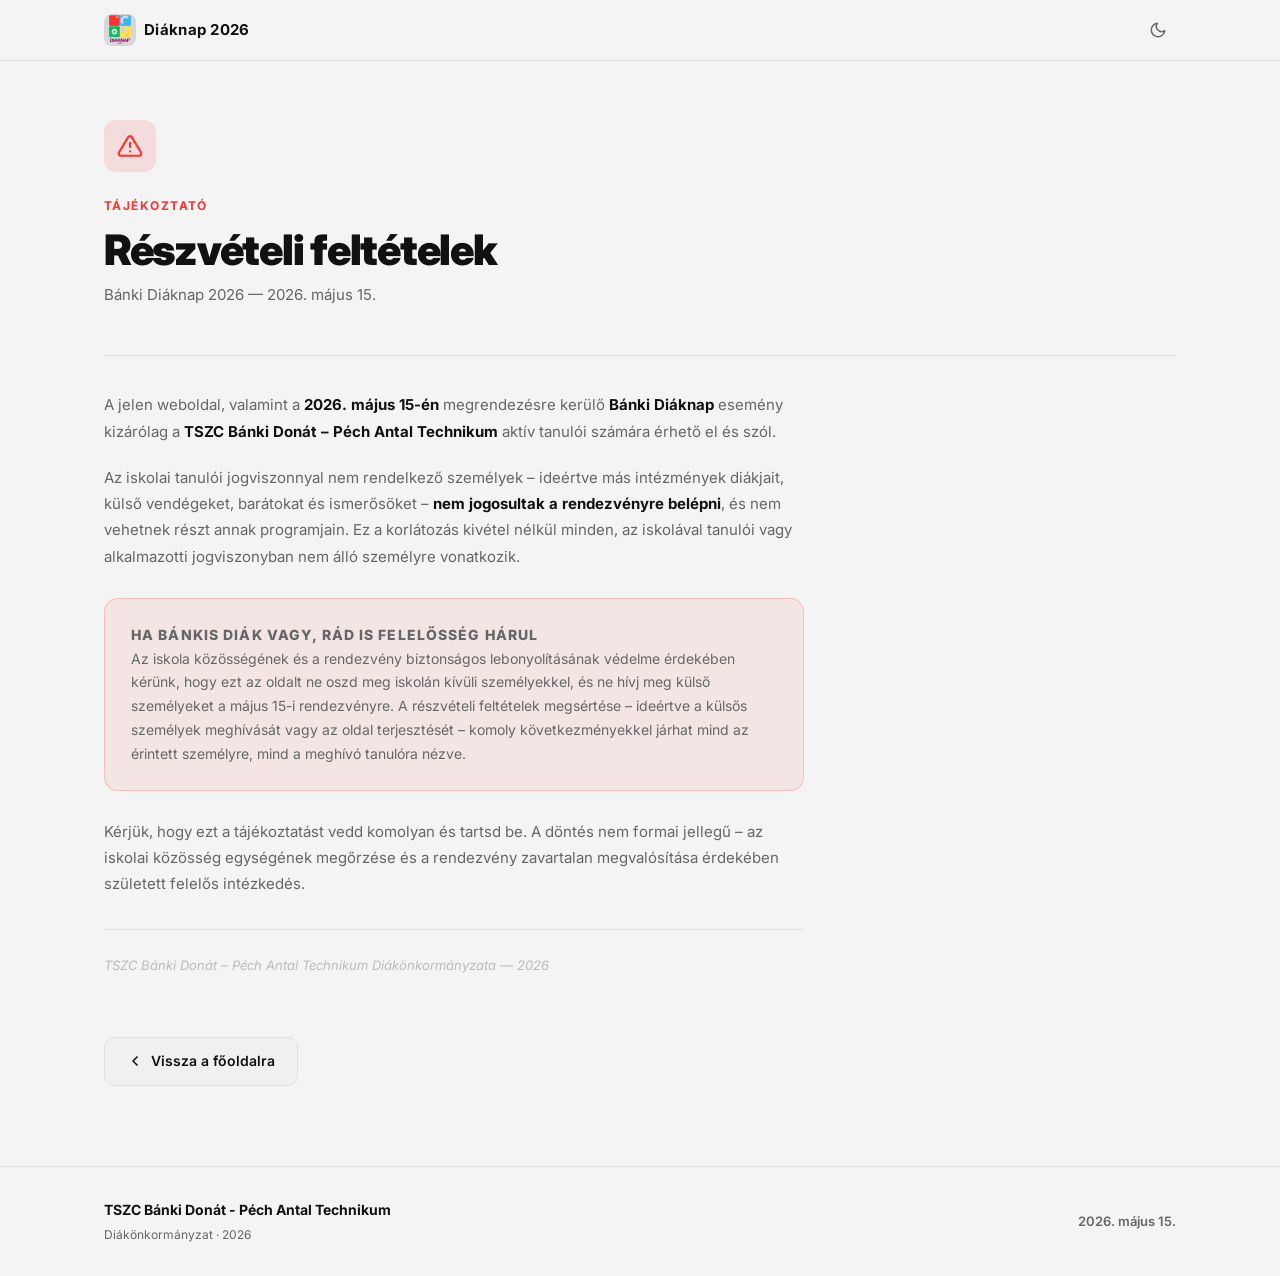
<file: hozzaferes.html>
<!DOCTYPE html>
<html lang="hu" data-theme="dark">
<head>
  <meta charset="UTF-8">
  <meta name="viewport" content="width=device-width, initial-scale=1.0">
  <title>Részvételi feltételek – Bánki Diáknap 2026</title>

  <!-- Open Graph -->
  <meta property="og:type" content="website">
  <meta property="og:url" content="https://diaknap.vercel.app/hozzaferes">
  <meta property="og:title" content="Részvételi feltételek – Bánki Diáknap 2026">
  <meta property="og:description" content="Minden, amit a Bánki Diáknap 2026 részvételéről tudni kell: belépési feltételek, korhatár, helyszín és egyéb tudnivalók.">
  <meta property="og:image" content="https://diaknap.vercel.app/assets/og-hozzaferes-red.png">
  <meta property="og:image:width" content="1200">
  <meta property="og:image:height" content="630">
  <meta property="og:locale" content="hu_HU">

  <!-- Twitter Card -->
  <meta name="twitter:card" content="summary_large_image">
  <meta name="twitter:title" content="Részvételi feltételek – Bánki Diáknap 2026">
  <meta name="twitter:description" content="Minden, amit a Bánki Diáknap 2026 részvételéről tudni kell: belépési feltételek, korhatár, helyszín és egyéb tudnivalók.">
  <meta name="twitter:image" content="https://diaknap.vercel.app/assets/og-hozzaferes-red.png">

  <link rel="icon" type="image/png" href="assets/logo-dark.png">
  <link rel="apple-touch-icon" href="assets/logo-dark.png">
  <link rel="preconnect" href="https://fonts.googleapis.com">
  <link rel="preconnect" href="https://fonts.gstatic.com" crossorigin>
  <link href="https://fonts.googleapis.com/css2?family=Inter:wght@400;500;600;700;900&display=swap" rel="stylesheet">
  <link rel="stylesheet" href="css/style.css">
  <style>
    .access-page {
      min-height: 100vh;
      padding: 120px 0 80px;
    }

    .access-page-header {
      margin-bottom: 48px;
    }

    .access-page-icon {
      width: 52px;
      height: 52px;
      border-radius: 12px;
      background: rgba(255, 49, 49, 0.12);
      color: var(--red);
      display: flex;
      align-items: center;
      justify-content: center;
      margin-bottom: 24px;
    }

    .access-page-label {
      font-size: 12px;
      font-weight: 700;
      letter-spacing: 0.12em;
      text-transform: uppercase;
      color: var(--red);
      margin-bottom: 12px;
    }

    .access-page-title {
      font-size: clamp(28px, 4vw, 42px);
      font-weight: 900;
      letter-spacing: -0.03em;
      line-height: 1.1;
      color: var(--text);
      margin-bottom: 10px;
    }

    .access-page-sub {
      font-size: 15px;
      color: var(--text-muted);
      font-weight: 400;
    }

    .access-divider {
      height: 1px;
      background: var(--border);
      margin: 36px 0;
    }

    .access-content {
      max-width: 700px;
    }

    .access-content p {
      font-size: 15px;
      line-height: 1.75;
      color: var(--text-muted);
      margin-bottom: 20px;
    }

    .access-content p:last-child {
      margin-bottom: 0;
    }

    .access-content strong {
      color: var(--text);
      font-weight: 700;
    }

    .access-notice-block {
      background: rgba(255, 49, 49, 0.07);
      border: 1px solid rgba(255, 49, 49, 0.22);
      border-radius: 14px;
      padding: 24px 26px;
      margin: 28px 0;
    }

    .access-notice-block-title {
      font-size: 13px;
      font-weight: 800;
      letter-spacing: 0.08em;
      text-transform: uppercase;
      color: var(--red);
      margin-bottom: 12px;
    }

    .access-notice-block p {
      font-size: 14px;
      line-height: 1.7;
      color: var(--text-muted);
      margin-bottom: 0;
    }

    .access-footer-note {
      font-size: 13px !important;
      color: var(--text-faint) !important;
      font-style: italic;
      border-top: 1px solid var(--border);
      padding-top: 24px;
      margin-top: 32px !important;
    }

    .access-back-btn {
      display: inline-flex;
      align-items: center;
      gap: 8px;
      margin-top: 40px;
      padding: 12px 22px;
      background: var(--surface2);
      border: 1px solid var(--border);
      border-radius: 10px;
      font-size: 14px;
      font-weight: 600;
      color: var(--text);
      text-decoration: none;
      transition: background 0.2s, border-color 0.2s;
    }

    .access-back-btn:hover {
      background: var(--border);
    }
  </style>
</head>
<body>

  <!-- NAV -->
  <nav class="nav" id="nav">
    <div class="nav-inner">
      <div class="nav-brand">
        <img id="nav-logo" src="assets/logo-dark.png" alt="Bánki Diáknap" class="nav-logo-img" onerror="this.style.display='none';document.getElementById('nav-logo-text').style.display='block'">
        <span id="nav-logo-text" class="nav-logo-text" style="display:none">BÁNKI DIÁKNAP</span>
        <span class="nav-brand-name">Diáknap 2026</span>
      </div>
      <button class="theme-toggle" id="theme-toggle" aria-label="Téma váltás">
        <svg class="icon-sun" xmlns="http://www.w3.org/2000/svg" width="18" height="18" viewBox="0 0 24 24" fill="none" stroke="currentColor" stroke-width="2" stroke-linecap="round" stroke-linejoin="round"><circle cx="12" cy="12" r="5"/><line x1="12" y1="1" x2="12" y2="3"/><line x1="12" y1="21" x2="12" y2="23"/><line x1="4.22" y1="4.22" x2="5.64" y2="5.64"/><line x1="18.36" y1="18.36" x2="19.78" y2="19.78"/><line x1="1" y1="12" x2="3" y2="12"/><line x1="21" y1="12" x2="23" y2="12"/><line x1="4.22" y1="19.78" x2="5.64" y2="18.36"/><line x1="18.36" y1="5.64" x2="19.78" y2="4.22"/></svg>
        <svg class="icon-moon" xmlns="http://www.w3.org/2000/svg" width="18" height="18" viewBox="0 0 24 24" fill="none" stroke="currentColor" stroke-width="2" stroke-linecap="round" stroke-linejoin="round"><path d="M21 12.79A9 9 0 1 1 11.21 3 7 7 0 0 0 21 12.79z"/></svg>
      </button>
    </div>
  </nav>

  <!-- CONTENT -->
  <section class="access-page">
    <div class="container">
      <div class="access-page-header">
        <div class="access-page-icon">
          <svg xmlns="http://www.w3.org/2000/svg" width="26" height="26" viewBox="0 0 24 24" fill="none" stroke="currentColor" stroke-width="2" stroke-linecap="round" stroke-linejoin="round"><path d="M10.29 3.86L1.82 18a2 2 0 0 0 1.71 3h16.94a2 2 0 0 0 1.71-3L13.71 3.86a2 2 0 0 0-3.42 0z"/><line x1="12" y1="9" x2="12" y2="13"/><line x1="12" y1="17" x2="12.01" y2="17"/></svg>
        </div>
        <p class="access-page-label">Tájékoztató</p>
        <h1 class="access-page-title">Részvételi feltételek</h1>
        <p class="access-page-sub">Bánki Diáknap 2026 &mdash; 2026. május 15.</p>
      </div>

      <div class="access-divider"></div>

      <div class="access-content">
        <p>A jelen weboldal, valamint a <strong>2026. május 15-én</strong> megrendezésre kerülő <strong>Bánki Diáknap</strong> esemény kizárólag a <strong>TSZC Bánki Donát – Péch Antal Technikum</strong> aktív tanulói számára érhető el és szól.</p>

        <p>Az iskolai tanulói jogviszonnyal nem rendelkező személyek – ideértve más intézmények diákjait, külső vendégeket, barátokat és ismerősöket – <strong>nem jogosultak a rendezvényre belépni</strong>, és nem vehetnek részt annak programjain. Ez a korlátozás kivétel nélkül minden, az iskolával tanulói vagy alkalmazotti jogviszonyban nem álló személyre vonatkozik.</p>

        <div class="access-notice-block">
          <p class="access-notice-block-title">Ha bánkis diák vagy, rád is felelősség hárul</p>
          <p>Az iskola közösségének és a rendezvény biztonságos lebonyolításának védelme érdekében kérünk, hogy ezt az oldalt ne oszd meg iskolán kívüli személyekkel, és ne hívj meg külső személyeket a május 15-i rendezvényre. A részvételi feltételek megsértése – ideértve a külsős személyek meghívását vagy az oldal terjesztését – komoly következményekkel járhat mind az érintett személyre, mind a meghívó tanulóra nézve.</p>
        </div>

        <p>Kérjük, hogy ezt a tájékoztatást vedd komolyan és tartsd be. A döntés nem formai jellegű – az iskolai közösség egységének megőrzése és a rendezvény zavartalan megvalósítása érdekében született felelős intézkedés.</p>

        <p class="access-footer-note">TSZC Bánki Donát – Péch Antal Technikum Diákönkormányzata &mdash; 2026</p>

        <a href="/" class="access-back-btn">
          <svg xmlns="http://www.w3.org/2000/svg" width="16" height="16" viewBox="0 0 24 24" fill="none" stroke="currentColor" stroke-width="2.5" stroke-linecap="round" stroke-linejoin="round"><polyline points="15 18 9 12 15 6"/></svg>
          Vissza a főoldalra
        </a>
      </div>
    </div>
  </section>

  <!-- FOOTER -->
  <footer class="footer">
    <div class="container footer-inner">
      <div class="footer-left">
        <span class="footer-school">TSZC Bánki Donát - Péch Antal Technikum</span>
        <span class="footer-dok">Diákönkormányzat &middot; 2026</span>
      </div>
      <div class="footer-right">
        <span class="footer-date">2026. május 15.</span>
      </div>
    </div>
  </footer>

  <script>
    const html = document.documentElement;
    const themeToggle = document.getElementById('theme-toggle');
    const navLogo = document.getElementById('nav-logo');

    function getTheme() {
      return localStorage.getItem('theme') ||
        (window.matchMedia('(prefers-color-scheme: light)').matches ? 'light' : 'dark');
    }

    function applyTheme(theme) {
      html.setAttribute('data-theme', theme);
      localStorage.setItem('theme', theme);
      if (navLogo) navLogo.src = theme === 'light' ? 'assets/logo-light.png' : 'assets/logo-dark.png';
    }

    themeToggle.addEventListener('click', () => {
      applyTheme(html.getAttribute('data-theme') === 'dark' ? 'light' : 'dark');
    });

    applyTheme(getTheme());

    const nav = document.getElementById('nav');
    let lastY = 0;
    window.addEventListener('scroll', () => {
      const y = window.scrollY;
      nav.classList.toggle('hidden', y > 80 && y > lastY);
      lastY = y;
    }, { passive: true });
  </script>
</body>
</html>
</file>
<file: css/style.css>
/* ===== CUSTOM PROPERTIES ===== */
:root {
  --red: #ff3131;
  --green: #00bf63;
  --blue: #38b6ff;
  --yellow: #ffde59;

  /* dark mode defaults */
  --bg: #0a0a0a;
  --bg2: #111111;
  --surface: #161616;
  --surface2: #202020;
  --border: #2a2a2a;
  --text: #f0f0f0;
  --text-muted: #888;
  --text-faint: #444;
  --nav-bg: rgba(10, 10, 10, 0.85);
  --hero-overlay: rgba(0, 0, 0, 0.55);
  --shadow: 0 4px 24px rgba(0,0,0,0.4);
  --shadow-card: 0 2px 12px rgba(0,0,0,0.3);
}

[data-theme="light"] {
  --bg: #f4f4f4;
  --bg2: #ebebeb;
  --surface: #ffffff;
  --surface2: #f0f0f0;
  --border: #e0e0e0;
  --text: #111111;
  --text-muted: #666;
  --text-faint: #bbb;
  --nav-bg: rgba(244, 244, 244, 0.88);
  --hero-overlay: rgba(0, 0, 0, 0.4);
  --shadow: 0 4px 24px rgba(0,0,0,0.1);
  --shadow-card: 0 2px 12px rgba(0,0,0,0.08);
}

/* ===== RESET & BASE ===== */
*, *::before, *::after {
  box-sizing: border-box;
  margin: 0;
  padding: 0;
}

html {
  scroll-behavior: smooth;
}

body {
  font-family: 'Inter', system-ui, -apple-system, sans-serif;
  background: var(--bg);
  color: var(--text);
  line-height: 1.6;
  transition: background 0.3s, color 0.3s;
  overflow-x: hidden;
}

img {
  max-width: 100%;
  display: block;
}

a {
  color: inherit;
  text-decoration: none;
}

button {
  font-family: inherit;
  cursor: pointer;
  border: none;
  background: none;
}

/* ===== LAYOUT ===== */
.container {
  max-width: 1120px;
  margin: 0 auto;
  padding: 0 24px;
}

.section {
  padding: 96px 0;
}

.section-header {
  margin-bottom: 48px;
}

.section-title {
  font-size: clamp(28px, 4vw, 42px);
  font-weight: 900;
  letter-spacing: -0.03em;
  line-height: 1.1;
  color: var(--text);
}

.section-sub {
  margin-top: 10px;
  font-size: 16px;
  color: var(--text-muted);
  font-weight: 400;
}

/* ===== SCROLL ANIMATION ===== */
.fade-up {
  opacity: 0;
  transform: translateY(28px);
  transition: opacity 0.6s ease, transform 0.6s ease;
}

.fade-up.visible {
  opacity: 1;
  transform: translateY(0);
}

/* ===== NAV ===== */
.nav {
  position: fixed;
  top: 0;
  left: 0;
  right: 0;
  z-index: 100;
  backdrop-filter: blur(16px);
  -webkit-backdrop-filter: blur(16px);
  background: var(--nav-bg);
  border-bottom: 1px solid var(--border);
  transition: transform 0.3s ease, background 0.3s;
}

.nav.hidden {
  transform: translateY(-100%);
}

.nav-inner {
  max-width: 1120px;
  margin: 0 auto;
  padding: 0 24px;
  height: 60px;
  display: flex;
  align-items: center;
  justify-content: space-between;
}

.nav-brand {
  display: flex;
  align-items: center;
  gap: 8px;
}

.nav-logo-img {
  height: 32px;
  width: auto;
  border-radius: 8px;
}

.nav-logo-text {
  font-size: 14px;
  font-weight: 800;
  letter-spacing: 0.1em;
  color: var(--text);
}

.nav-brand-name {
  font-size: 15px;
  font-weight: 700;
  letter-spacing: 0.02em;
  color: var(--text);
}

.theme-toggle {
  width: 36px;
  height: 36px;
  border-radius: 8px;
  display: flex;
  align-items: center;
  justify-content: center;
  color: var(--text-muted);
  transition: color 0.2s, background 0.2s;
}

.theme-toggle:hover {
  color: var(--text);
  background: var(--surface2);
}

[data-theme="dark"] .icon-sun { display: block; }
[data-theme="dark"] .icon-moon { display: none; }
[data-theme="light"] .icon-sun { display: none; }
[data-theme="light"] .icon-moon { display: block; }

/* ===== HERO ===== */
.hero {
  position: relative;
  min-height: 100vh;
  display: flex;
  align-items: center;
  overflow: hidden;
}

.hero-bg {
  position: absolute;
  inset: 0;
  background-color: #0d0d0d;
  transform: scale(1.04);
  transition: transform 0.1s linear;
}

.hero-overlay {
  position: absolute;
  inset: 0;
  background: var(--hero-overlay);
  background: linear-gradient(
    to bottom,
    rgba(0,0,0,0.3) 0%,
    rgba(0,0,0,0.5) 50%,
    rgba(0,0,0,0.7) 100%
  );
}

[data-theme="light"] .hero-overlay {
  background: linear-gradient(
    to bottom,
    rgba(0,0,0,0.25) 0%,
    rgba(0,0,0,0.45) 50%,
    rgba(0,0,0,0.6) 100%
  );
}

.hero-content {
  position: relative;
  z-index: 2;
  padding: 100px 24px 80px;
  max-width: 1120px;
  margin: 0 auto;
  width: 100%;
}

/* Hero logo */
.hero-logo-wrap {
  margin-bottom: 20px;
}

.hero-logo {
  height: 56px;
  width: auto;
  border-radius: 12px;
}

.hero-logo-fallback {
  display: flex;
  align-items: center;
  gap: 12px;
}

.hlf-top,
.hlf-bottom {
  font-size: 13px;
  font-weight: 900;
  letter-spacing: 0.18em;
  color: #fff;
}

.hlf-line {
  width: 1px;
  height: 28px;
  background: rgba(255,255,255,0.4);
}

.hero-meta {
  font-size: 13px;
  font-weight: 500;
  letter-spacing: 0.06em;
  color: rgba(255,255,255,0.6);
  text-transform: uppercase;
  margin-bottom: 16px;
}

.hero-title {
  font-size: clamp(48px, 8vw, 96px);
  font-weight: 900;
  letter-spacing: -0.04em;
  line-height: 1.0;
  color: #fff;
  margin-bottom: 48px;
}

.hero-title em {
  font-style: normal;
  color: var(--green);
}

/* Countdown */
.countdown-wrap {
  display: inline-block;
  margin-bottom: 8px;
}

.countdown {
  display: flex;
  align-items: flex-start;
  gap: 8px;
}

.cd-item {
  display: flex;
  flex-direction: column;
  align-items: center;
  min-width: 60px;
}

.cd-num {
  font-size: clamp(36px, 5vw, 56px);
  font-weight: 900;
  letter-spacing: -0.03em;
  color: var(--green);
  font-variant-numeric: tabular-nums;
  line-height: 1;
  transition: transform 0.15s ease;
}

.cd-num.tick {
  transform: scale(1.08);
}

.cd-label {
  font-size: 11px;
  font-weight: 600;
  letter-spacing: 0.08em;
  color: rgba(255,255,255,0.45);
  text-transform: uppercase;
  margin-top: 4px;
}

.cd-sep {
  font-size: clamp(28px, 4vw, 44px);
  font-weight: 900;
  color: rgba(255,255,255,0.2);
  line-height: 1;
  padding-top: 2px;
  user-select: none;
}

.countdown-today {
  display: none;
  font-size: 20px;
  font-weight: 700;
  color: var(--yellow);
  letter-spacing: -0.01em;
}

/* Scroll hint */
.scroll-hint {
  position: absolute;
  bottom: 32px;
  left: 50%;
  transform: translateX(-50%);
  display: flex;
  flex-direction: column;
  align-items: center;
  gap: 8px;
  z-index: 2;
  opacity: 0.5;
  transition: opacity 0.2s;
}

.scroll-hint:hover {
  opacity: 0.9;
}

.sh-text {
  font-size: 10px;
  font-weight: 600;
  letter-spacing: 0.15em;
  color: #fff;
  text-transform: uppercase;
}

.sh-line {
  width: 1px;
  height: 32px;
  background: #fff;
  animation: scrollPulse 1.8s ease-in-out infinite;
  transform-origin: top;
}

@keyframes scrollPulse {
  0%, 100% { transform: scaleY(1); opacity: 0.5; }
  50% { transform: scaleY(0.5); opacity: 1; }
}

/* ===== HIGHLIGHTS ===== */
.highlights-section {
  background: var(--bg);
}

.highlights-grid {
  display: grid;
  grid-template-columns: repeat(auto-fill, minmax(200px, 1fr));
  gap: 16px;
}

.highlight-card {
  border-radius: 16px;
  padding: 28px 24px;
  cursor: default;
  transition: transform 0.25s ease, box-shadow 0.25s ease;
  position: relative;
  overflow: hidden;
}

.highlight-card::before {
  content: '';
  position: absolute;
  inset: 0;
  background: rgba(0,0,0,0.12);
  opacity: 0;
  transition: opacity 0.25s;
}

.highlight-card:hover {
  transform: translateY(-4px);
  box-shadow: 0 16px 40px rgba(0,0,0,0.25);
}

.highlight-card:hover::before {
  opacity: 1;
}

.hc-emoji {
  font-size: 32px;
  line-height: 1;
  margin-bottom: 16px;
  display: block;
}

.hc-name {
  font-size: 17px;
  font-weight: 800;
  letter-spacing: -0.02em;
  line-height: 1.2;
  color: #fff;
  margin-bottom: 6px;
}

.hc-loc {
  font-size: 12px;
  font-weight: 500;
  color: rgba(255,255,255,0.65);
  letter-spacing: 0.02em;
}

/* ===== PLÁZS ===== */
.plazs-section {
  background: var(--bg);
}

.plazs-grid {
  display: grid;
  grid-template-columns: 1fr 1fr;
  gap: 20px;
}

@media (max-width: 720px) {
  .plazs-grid {
    grid-template-columns: 1fr;
  }
}

.plazs-card {
  background: var(--surface);
  border: 1px solid var(--border);
  border-radius: 16px;
  padding: 28px 24px;
}

.plazs-card:first-child {
  border-top: 3px solid var(--green);
}

.plazs-card--schedule {
  border-top: 3px solid var(--red);
}

.plazs-card-label {
  font-size: 11px;
  font-weight: 800;
  letter-spacing: 0.12em;
  text-transform: uppercase;
  color: var(--text-muted);
  margin-bottom: 12px;
}

.plazs-card-time-badge {
  font-size: 22px;
  font-weight: 900;
  letter-spacing: -0.03em;
  color: var(--text);
  margin-bottom: 20px;
}

.plazs-timeline {
  list-style: none;
  display: flex;
  flex-direction: column;
}

.plazs-timeline li {
  display: flex;
  gap: 16px;
  align-items: flex-start;
  padding: 10px 0;
  border-bottom: 1px solid var(--border);
}

.plazs-timeline li:last-child {
  border-bottom: none;
}

.pt-time {
  font-size: 13px;
  font-weight: 700;
  color: var(--text-muted);
  min-width: 44px;
  flex-shrink: 0;
  padding-top: 1px;
  font-variant-numeric: tabular-nums;
}

.pt-event {
  font-size: 14px;
  font-weight: 500;
  color: var(--text);
  line-height: 1.4;
}

.plazs-timeline li.pt-highlight .pt-time,
.plazs-timeline li.pt-highlight .pt-event {
  color: var(--green);
  font-weight: 700;
}

.plazs-schedule {
  list-style: none;
  display: flex;
  flex-direction: column;
}

.plazs-schedule li {
  display: flex;
  align-items: center;
  gap: 10px;
  padding: 9px 0;
  border-bottom: 1px solid var(--border);
}

.plazs-schedule li:last-child {
  border-bottom: none;
}

.plazs-schedule li[data-type="break"] {
  opacity: 0.5;
}

.ps-tag {
  font-size: 10px;
  font-weight: 700;
  letter-spacing: 0.06em;
  padding: 2px 8px;
  border-radius: 100px;
  white-space: nowrap;
  flex-shrink: 0;
}

.plazs-schedule li[data-type="podcast"] .ps-tag {
  background: rgba(56, 182, 255, 0.15);
  color: var(--blue);
}

.plazs-schedule li[data-type="game"] .ps-tag {
  background: rgba(255, 49, 49, 0.15);
  color: var(--red);
}

.plazs-schedule li[data-type="break"] .ps-tag {
  background: var(--surface2);
  color: var(--text-muted);
}

.ps-name {
  font-size: 14px;
  font-weight: 600;
  color: var(--text);
  flex: 1;
  line-height: 1.3;
}

.ps-dur {
  font-size: 12px;
  color: var(--text-muted);
  font-variant-numeric: tabular-nums;
  white-space: nowrap;
  flex-shrink: 0;
}

/* ===== PROGRAMS ===== */
.programs-section {
  background: var(--bg2);
}

.filter-bar {
  display: flex;
  gap: 8px;
  flex-wrap: wrap;
  margin-bottom: 36px;
}

.filter-btn {
  padding: 8px 18px;
  border-radius: 100px;
  font-size: 13px;
  font-weight: 600;
  color: var(--text-muted);
  background: var(--surface);
  border: 1px solid var(--border);
  transition: all 0.2s ease;
  letter-spacing: 0.01em;
}

.filter-btn:hover {
  color: var(--text);
  border-color: var(--text-faint);
}

.filter-btn.active {
  background: var(--green);
  color: #fff;
  border-color: var(--green);
}

.programs-grid {
  display: grid;
  grid-template-columns: repeat(auto-fill, minmax(280px, 1fr));
  gap: 12px;
}

.program-card {
  background: var(--surface);
  border: 1px solid var(--border);
  border-radius: 12px;
  padding: 18px 20px;
  display: flex;
  flex-direction: column;
  gap: 10px;
  transition: transform 0.2s ease, box-shadow 0.2s ease, opacity 0.3s ease;
  position: relative;
  overflow: hidden;
}

.program-card::before {
  content: '';
  position: absolute;
  left: 0;
  top: 0;
  bottom: 0;
  width: 3px;
  border-radius: 2px 0 0 2px;
}

.program-card[data-type="allday"]::before { background: var(--green); }
.program-card[data-type="fixed"]::before { background: var(--red); }
.program-card[data-type="halfday"]::before { background: var(--yellow); }
.program-card[data-type="special"]::before { background: var(--yellow); }

.program-card {
  cursor: pointer;
}

.program-card:hover {
  transform: translateY(-2px);
  box-shadow: var(--shadow-card);
}

.program-card.hidden {
  display: none;
}

.pc-name {
  font-size: 15px;
  font-weight: 700;
  letter-spacing: -0.01em;
  line-height: 1.25;
  color: var(--text);
}

.pc-footer {
  display: flex;
  align-items: center;
  justify-content: space-between;
  gap: 8px;
}

.pc-location {
  font-size: 12px;
  color: var(--blue);
  font-weight: 500;
  display: flex;
  align-items: center;
  gap: 4px;
  flex: 1;
  min-width: 0;
}

.pc-location span {
  overflow: hidden;
  text-overflow: ellipsis;
  white-space: nowrap;
}

.pc-badge {
  font-size: 11px;
  font-weight: 700;
  padding: 3px 10px;
  border-radius: 100px;
  white-space: nowrap;
  letter-spacing: 0.02em;
  flex-shrink: 0;
}

.badge-allday {
  background: rgba(0, 191, 99, 0.15);
  color: var(--green);
}

.badge-fixed {
  background: rgba(255, 49, 49, 0.15);
  color: var(--red);
}

.badge-halfday,
.badge-special {
  background: rgba(255, 222, 89, 0.15);
  color: #c4a900;
}

[data-theme="dark"] .badge-halfday,
[data-theme="dark"] .badge-special {
  color: var(--yellow);
}

/* ===== LIVE ===== */
.live-section {
  background: var(--bg);
}

.live-badge-wrap {
  display: flex;
  align-items: center;
  gap: 8px;
  margin-bottom: 12px;
}

.live-dot {
  width: 8px;
  height: 8px;
  border-radius: 50%;
  background: var(--red);
  animation: livePulse 1.5s ease-in-out infinite;
}

@keyframes livePulse {
  0%, 100% { opacity: 1; transform: scale(1); }
  50% { opacity: 0.4; transform: scale(0.85); }
}

.live-badge-text {
  font-size: 11px;
  font-weight: 800;
  letter-spacing: 0.14em;
  color: var(--red);
  text-transform: uppercase;
}

.live-player {
  max-width: 840px;
  margin: 0 auto;
  border-radius: 16px;
  overflow: hidden;
  background: var(--surface);
  border: 1px solid var(--border);
  aspect-ratio: 16 / 9;
  position: relative;
}

.live-placeholder {
  position: absolute;
  inset: 0;
  display: flex;
  align-items: center;
  justify-content: center;
}

.lp-inner {
  display: flex;
  flex-direction: column;
  align-items: center;
  gap: 12px;
  padding: 32px;
  text-align: center;
}

.lp-icon {
  color: var(--blue);
  opacity: 0.7;
}

.lp-title {
  font-size: 16px;
  font-weight: 700;
  color: var(--text);
}

.lp-sub {
  font-size: 13px;
  color: var(--text-muted);
}

.live-iframe-wrap {
  position: absolute;
  inset: 0;
}

.live-iframe-wrap iframe {
  width: 100%;
  height: 100%;
  border: none;
  display: block;
}

.live-location {
  max-width: 840px;
  margin: 28px auto 0;
}

.live-loc-label {
  font-size: 11px;
  font-weight: 800;
  letter-spacing: 0.12em;
  text-transform: uppercase;
  color: var(--text-muted);
  margin-bottom: 14px;
}

.live-loc-grid {
  display: grid;
  grid-template-columns: 1fr 1fr;
  gap: 12px;
}

.live-loc-card {
  background: var(--surface);
  border: 1px solid var(--border);
  border-top: 2px solid var(--green);
  border-radius: 12px;
  padding: 18px 20px;
  display: flex;
  align-items: flex-start;
  gap: 14px;
}

.live-loc-card--alt {
  border-top-color: var(--blue);
}

.live-loc-icon {
  font-size: 22px;
  line-height: 1;
  flex-shrink: 0;
  margin-top: 2px;
}

.live-loc-info {
  display: flex;
  flex-direction: column;
  gap: 3px;
}

.live-loc-cond {
  font-size: 11px;
  font-weight: 700;
  letter-spacing: 0.06em;
  text-transform: uppercase;
  color: var(--text-muted);
}

.live-loc-place {
  font-size: 17px;
  font-weight: 900;
  letter-spacing: -0.02em;
  color: var(--text);
}

.live-loc-note {
  font-size: 11.5px;
  color: var(--text-muted);
  line-height: 1.5;
  margin-top: 4px;
}

.live-loc-note--highlight {
  color: var(--yellow);
  font-weight: 600;
  background: rgba(255, 222, 89, 0.08);
  border-radius: 6px;
  padding: 4px 8px;
  margin-top: 6px;
}

@media (max-width: 540px) {
  .live-loc-grid {
    grid-template-columns: 1fr;
  }
}

/* ===== POSTER ===== */
.poster-section {
  background: var(--bg2);
}

.poster-grid {
  display: grid;
  grid-template-columns: repeat(4, 1fr);
  gap: 24px;
}

@media (max-width: 768px) {
  .poster-grid {
    grid-template-columns: 1fr;
    max-width: 360px;
    margin: 0 auto;
  }
}

.poster-item {
  border-radius: 16px;
  overflow: hidden;
  border: 1px solid var(--border);
  cursor: pointer;
  transition: transform 0.25s ease, box-shadow 0.25s ease;
}

.poster-item:hover {
  transform: translateY(-4px);
  box-shadow: 0 16px 40px rgba(0,0,0,0.3);
}

.poster-img {
  width: 100%;
  height: auto;
  display: block;
}

/* ===== LIGHTBOX ===== */
.lightbox-overlay {
  position: fixed;
  inset: 0;
  z-index: 1000;
  background: rgba(0, 0, 0, 0.92);
  backdrop-filter: blur(8px);
  -webkit-backdrop-filter: blur(8px);
  display: flex;
  align-items: center;
  justify-content: center;
  opacity: 0;
  pointer-events: none;
  transition: opacity 0.25s ease;
}

.lightbox-overlay.active {
  opacity: 1;
  pointer-events: auto;
}

.lb-img-wrap {
  max-width: min(90vw, 600px);
  max-height: 90vh;
  display: flex;
  align-items: center;
  justify-content: center;
}

.lb-img {
  max-width: 100%;
  max-height: 90vh;
  object-fit: contain;
  border-radius: 12px;
  box-shadow: 0 32px 80px rgba(0, 0, 0, 0.6);
  transform: scale(0.92);
  transition: transform 0.25s cubic-bezier(0.22, 1, 0.36, 1), opacity 0.2s ease;
  opacity: 0;
}

.lightbox-overlay.active .lb-img {
  transform: scale(1);
  opacity: 1;
}

.lb-close {
  position: absolute;
  top: 20px;
  right: 20px;
  width: 44px;
  height: 44px;
  border-radius: 50%;
  background: rgba(255, 255, 255, 0.1);
  color: #fff;
  display: flex;
  align-items: center;
  justify-content: center;
  transition: background 0.2s;
  z-index: 2;
}

.lb-close:hover {
  background: rgba(255, 255, 255, 0.2);
}

.lb-nav {
  position: absolute;
  top: 50%;
  transform: translateY(-50%);
  width: 52px;
  height: 52px;
  border-radius: 50%;
  background: rgba(255, 255, 255, 0.1);
  color: #fff;
  display: flex;
  align-items: center;
  justify-content: center;
  transition: background 0.2s, opacity 0.2s;
  z-index: 2;
}

.lb-nav:hover {
  background: rgba(255, 255, 255, 0.22);
}

.lb-nav:disabled {
  opacity: 0.2;
  pointer-events: none;
}

.lb-prev { left: 20px; }
.lb-next { right: 20px; }

.lb-counter {
  position: absolute;
  bottom: 24px;
  left: 50%;
  transform: translateX(-50%);
  font-size: 13px;
  font-weight: 600;
  color: rgba(255, 255, 255, 0.5);
  letter-spacing: 0.08em;
  user-select: none;
}

@media (max-width: 600px) {
  .lb-nav {
    width: 40px;
    height: 40px;
  }

  .lb-prev { left: 8px; }
  .lb-next { right: 8px; }
}

/* ===== GALLERY ===== */
.gallery-section {
  background: var(--bg);
}

.gallery-wrapper {
  position: relative;
}

.gallery-grid {
  display: grid;
  grid-template-columns: repeat(4, 1fr);
  gap: 16px;
  filter: blur(8px);
  transition: filter 0.4s ease;
  pointer-events: none;
  user-select: none;
}

.gallery-grid.unlocked {
  filter: none;
  pointer-events: auto;
  user-select: auto;
}

@media (max-width: 900px) {
  .gallery-grid { grid-template-columns: repeat(3, 1fr); }
}

@media (max-width: 600px) {
  .gallery-grid { grid-template-columns: repeat(2, 1fr); }
}

.gallery-item {
  aspect-ratio: 4 / 3;
  background: var(--surface2);
  border-radius: 10px;
  overflow: hidden;
  border: 1px solid var(--border);
  cursor: pointer;
  transition: transform 0.25s ease, box-shadow 0.25s ease;
}

.gallery-item:hover {
  transform: translateY(-3px);
  box-shadow: 0 12px 32px rgba(0,0,0,0.3);
}

.gallery-item img {
  width: 100%;
  height: 100%;
  object-fit: cover;
  display: block;
}

.gallery-lock-overlay {
  position: absolute;
  inset: 0;
  display: flex;
  align-items: center;
  justify-content: center;
  cursor: pointer;
  transition: opacity 0.35s ease;
  border-radius: 10px;
}

.gallery-lock-overlay.hidden {
  opacity: 0;
  pointer-events: none;
}

.gallery-lock-badge {
  display: flex;
  align-items: center;
  gap: 10px;
  background: rgba(0, 0, 0, 0.55);
  backdrop-filter: blur(12px);
  -webkit-backdrop-filter: blur(12px);
  border: 1px solid rgba(255,255,255,0.12);
  color: #fff;
  font-size: 15px;
  font-weight: 600;
  padding: 14px 24px;
  border-radius: 50px;
  pointer-events: none;
  box-shadow: 0 8px 32px rgba(0,0,0,0.4);
}

/* Gallery Password Modal */
.gallery-modal-overlay {
  position: fixed;
  inset: 0;
  z-index: 9998;
  background: rgba(0, 0, 0, 0.75);
  backdrop-filter: blur(6px);
  -webkit-backdrop-filter: blur(6px);
  display: flex;
  align-items: center;
  justify-content: center;
  padding: 24px;
  opacity: 0;
  pointer-events: none;
  transition: opacity 0.25s ease;
}

.gallery-modal-overlay.active {
  opacity: 1;
  pointer-events: auto;
}

.gallery-modal {
  background: var(--surface);
  border: 1px solid var(--border);
  border-radius: 20px;
  max-width: 400px;
  width: 100%;
  padding: 32px;
  box-shadow: 0 24px 80px rgba(0, 0, 0, 0.6);
  animation: modalSlideUp 0.35s cubic-bezier(0.22, 1, 0.36, 1);
}

.gallery-modal-title {
  font-size: 20px;
  font-weight: 700;
  color: var(--text);
  margin-bottom: 8px;
}

.gallery-modal-desc {
  font-size: 14px;
  color: var(--text-muted);
  margin-bottom: 20px;
}

.gallery-modal-input {
  width: 100%;
  padding: 12px 16px;
  border-radius: 10px;
  border: 1px solid var(--border);
  background: var(--bg);
  color: var(--text);
  font-size: 15px;
  font-family: inherit;
  outline: none;
  transition: border-color 0.2s;
  margin-bottom: 8px;
}

.gallery-modal-input:focus {
  border-color: var(--green);
}

.gallery-modal-error {
  font-size: 13px;
  color: var(--red);
  min-height: 18px;
  margin-bottom: 20px;
  opacity: 0;
  transition: opacity 0.2s;
}

.gallery-modal-error.visible {
  opacity: 1;
}

@keyframes shake {
  0%, 100% { transform: translateX(0); }
  20%       { transform: translateX(-6px); }
  40%       { transform: translateX(6px); }
  60%       { transform: translateX(-4px); }
  80%       { transform: translateX(4px); }
}

.gallery-modal-input.shake {
  animation: shake 0.35s ease;
  border-color: var(--red);
}

.gallery-modal-actions {
  display: flex;
  gap: 10px;
  justify-content: flex-end;
}

.gallery-modal-cancel {
  padding: 10px 20px;
  border-radius: 10px;
  border: 1px solid var(--border);
  background: transparent;
  color: var(--text-muted);
  font-size: 14px;
  font-weight: 500;
  font-family: inherit;
  cursor: pointer;
  transition: background 0.2s, color 0.2s;
}

.gallery-modal-cancel:hover {
  background: var(--surface2);
  color: var(--text);
}

.gallery-modal-submit {
  padding: 10px 20px;
  border-radius: 10px;
  border: none;
  background: var(--green);
  color: #000;
  font-size: 14px;
  font-weight: 600;
  font-family: inherit;
  cursor: pointer;
  transition: opacity 0.2s;
}

.gallery-modal-submit:hover {
  opacity: 0.85;
}

/* Gallery Lightbox download button */
.lb-download {
  position: absolute;
  bottom: 24px;
  right: 24px;
  display: flex;
  align-items: center;
  gap: 6px;
  padding: 8px 16px;
  border-radius: 50px;
  background: rgba(255,255,255,0.12);
  color: rgba(255,255,255,0.8);
  font-size: 13px;
  font-weight: 600;
  text-decoration: none;
  transition: background 0.2s, color 0.2s;
  border: 1px solid rgba(255,255,255,0.15);
}

.lb-download:hover {
  background: rgba(255,255,255,0.22);
  color: #fff;
}

@media (max-width: 600px) {
  .lb-download {
    bottom: 16px;
    right: 16px;
    font-size: 12px;
    padding: 7px 13px;
  }
}

#galleryLightbox .lb-counter {
  bottom: 70px;
}

/* ===== FOOTER ===== */
.footer {
  background: var(--bg);
  border-top: 1px solid var(--border);
  padding: 32px 0;
}

.footer-inner {
  display: flex;
  align-items: center;
  justify-content: space-between;
  gap: 16px;
  flex-wrap: wrap;
}

.footer-left {
  display: flex;
  flex-direction: column;
  gap: 4px;
}

.footer-school {
  font-size: 14px;
  font-weight: 700;
  color: var(--text);
}

.footer-dok {
  font-size: 12px;
  color: var(--text-muted);
}

.footer-date {
  font-size: 13px;
  font-weight: 600;
  color: var(--text-muted);
}

/* ===== FOOTER ACCESS LINK ===== */
.footer-right {
  display: flex;
  flex-direction: column;
  align-items: flex-end;
  gap: 6px;
}

.footer-access-link {
  font-size: 12px;
  font-weight: 500;
  color: var(--text-muted);
  text-decoration: underline;
  text-underline-offset: 3px;
  transition: color 0.2s;
}

.footer-access-link:hover {
  color: var(--text);
}

/* ===== ACCESS MODAL ===== */
.access-modal-overlay {
  position: fixed;
  inset: 0;
  z-index: 9999;
  background: rgba(0, 0, 0, 0.82);
  backdrop-filter: blur(6px);
  -webkit-backdrop-filter: blur(6px);
  display: flex;
  align-items: center;
  justify-content: center;
  padding: 24px;
  animation: modalFadeIn 0.3s ease;
}

.access-modal-overlay.hidden {
  display: none;
}

@keyframes modalFadeIn {
  from { opacity: 0; }
  to   { opacity: 1; }
}

.access-modal {
  background: var(--surface);
  border: 1px solid var(--border);
  border-radius: 20px;
  max-width: 600px;
  width: 100%;
  max-height: 90vh;
  overflow-y: auto;
  box-shadow: 0 24px 80px rgba(0, 0, 0, 0.6);
  animation: modalSlideUp 0.35s cubic-bezier(0.22, 1, 0.36, 1);
}

@keyframes modalSlideUp {
  from { opacity: 0; transform: translateY(24px) scale(0.97); }
  to   { opacity: 1; transform: translateY(0) scale(1); }
}

.access-modal-header {
  display: flex;
  align-items: flex-start;
  gap: 16px;
  padding: 28px 28px 0;
}

.access-modal-icon {
  flex-shrink: 0;
  width: 44px;
  height: 44px;
  border-radius: 10px;
  background: rgba(255, 49, 49, 0.12);
  color: var(--red);
  display: flex;
  align-items: center;
  justify-content: center;
  margin-top: 2px;
}

.access-modal-title {
  font-size: 18px;
  font-weight: 800;
  letter-spacing: -0.02em;
  line-height: 1.25;
  color: var(--text);
}

.access-modal-body {
  padding: 20px 28px;
  display: flex;
  flex-direction: column;
  gap: 14px;
}

.access-modal-body p {
  font-size: 14px;
  line-height: 1.65;
  color: var(--text-muted);
}

.access-modal-body strong {
  color: var(--text);
  font-weight: 700;
}

.access-modal-notice {
  background: rgba(255, 49, 49, 0.07);
  border: 1px solid rgba(255, 49, 49, 0.2);
  border-radius: 12px;
  padding: 16px 18px;
  display: flex;
  flex-direction: column;
  gap: 8px;
}

.access-modal-notice-title {
  font-size: 13px !important;
  font-weight: 700 !important;
  color: var(--red) !important;
  text-transform: uppercase;
  letter-spacing: 0.05em;
}

.access-modal-footer-note {
  font-size: 12px !important;
  color: var(--text-faint) !important;
  font-style: italic;
}

.access-modal-actions {
  padding: 0 28px 28px;
}

.access-modal-btn {
  width: 100%;
  padding: 14px 24px;
  background: var(--red);
  color: #fff;
  font-size: 14px;
  font-weight: 700;
  letter-spacing: 0.01em;
  border-radius: 10px;
  border: none;
  cursor: pointer;
  transition: background 0.2s, transform 0.1s;
}

.access-modal-btn:hover {
  background: #cc2828;
}

.access-modal-btn:active {
  transform: scale(0.98);
}

@media (max-width: 480px) {
  .access-modal {
    border-radius: 16px;
  }

  .access-modal-header {
    padding: 22px 20px 0;
    gap: 12px;
  }

  .access-modal-body {
    padding: 16px 20px;
  }

  .access-modal-title {
    font-size: 16px;
  }

  .access-modal-actions {
    padding: 0 20px 22px;
  }
}

/* ===== PROGRAM DETAIL MODAL ===== */
.prog-modal-overlay {
  position: fixed;
  inset: 0;
  z-index: 500;
  background: rgba(0, 0, 0, 0.75);
  backdrop-filter: blur(6px);
  -webkit-backdrop-filter: blur(6px);
  display: flex;
  align-items: center;
  justify-content: center;
  padding: 24px;
  opacity: 0;
  pointer-events: none;
  transition: opacity 0.25s ease;
}

.prog-modal-overlay.active {
  opacity: 1;
  pointer-events: auto;
}

.prog-modal {
  background: var(--surface);
  border: 1px solid var(--border);
  border-radius: 20px;
  max-width: 640px;
  width: 100%;
  padding: 40px;
  box-shadow: 0 24px 80px rgba(0, 0, 0, 0.5);
  position: relative;
  animation: modalSlideUp 0.3s cubic-bezier(0.22, 1, 0.36, 1);
}

.prog-modal-close {
  position: absolute;
  top: 16px;
  right: 16px;
  width: 36px;
  height: 36px;
  border-radius: 8px;
  display: flex;
  align-items: center;
  justify-content: center;
  color: var(--text-muted);
  transition: background 0.2s, color 0.2s;
}

.prog-modal-close:hover {
  background: var(--surface2);
  color: var(--text);
}

.prog-modal-header {
  padding-right: 32px;
  margin-bottom: 20px;
}

.prog-modal-title {
  font-size: 26px;
  font-weight: 800;
  letter-spacing: -0.03em;
  line-height: 1.2;
  color: var(--text);
  margin-bottom: 14px;
}

.prog-modal-meta {
  display: flex;
  align-items: center;
  gap: 10px;
  flex-wrap: wrap;
}

.prog-modal-location {
  display: flex;
  align-items: center;
  gap: 5px;
  font-size: 13px;
  font-weight: 500;
  color: var(--blue);
}

.prog-modal-divider {
  height: 1px;
  background: var(--border);
  margin-bottom: 20px;
}

.prog-modal-teacher-row {
  display: flex;
  align-items: center;
  gap: 12px;
  margin-bottom: 20px;
}

.prog-modal-teacher-label {
  font-size: 11px;
  font-weight: 700;
  letter-spacing: 0.1em;
  text-transform: uppercase;
  color: var(--text-muted);
  white-space: nowrap;
}

.prog-modal-teacher-name {
  font-size: 15px;
  font-weight: 600;
  color: var(--text);
}

.prog-modal-desc {
  font-size: 15px;
  line-height: 1.75;
  color: var(--text-muted);
}

/* ===== SCROLL TO TOP ===== */
.scroll-top {
  position: fixed;
  bottom: 32px;
  right: 32px;
  width: 44px;
  height: 44px;
  border-radius: 50%;
  background: var(--blue);
  color: #fff;
  display: flex;
  align-items: center;
  justify-content: center;
  z-index: 90;
  opacity: 0;
  transform: translateY(16px);
  transition: opacity 0.3s ease, transform 0.3s ease, background 0.2s;
  pointer-events: none;
  box-shadow: 0 4px 16px rgba(56, 182, 255, 0.4);
}

.scroll-top.visible {
  opacity: 1;
  transform: translateY(0);
  pointer-events: auto;
}

.scroll-top:hover {
  background: #1a9fe0;
}

/* ===== RESPONSIVE ===== */
@media (max-width: 768px) {
  .section {
    padding: 64px 0;
  }

  .section-header {
    margin-bottom: 32px;
  }

  .hero-content {
    padding: 88px 24px 72px;
  }

  .highlights-grid {
    grid-template-columns: repeat(2, 1fr);
  }

  .programs-grid {
    grid-template-columns: 1fr;
  }

  .countdown {
    gap: 4px;
  }

  .cd-item {
    min-width: 48px;
  }
}

@media (prefers-reduced-motion: reduce) {
  *, *::before, *::after {
    animation-duration: 0.01ms !important;
    animation-iteration-count: 1 !important;
    transition-duration: 0.01ms !important;
  }

  html {
    scroll-behavior: auto;
  }

  .fade-up {
    opacity: 1;
    transform: none;
  }
}

@media (max-width: 480px) {
  .highlights-grid {
    grid-template-columns: 1fr 1fr;
    gap: 10px;
  }

  .highlight-card {
    padding: 20px 16px;
  }

  .hc-emoji {
    font-size: 26px;
  }

  .hc-name {
    font-size: 14px;
  }

  .footer-inner {
    flex-direction: column;
    align-items: flex-start;
  }
}
</file>
